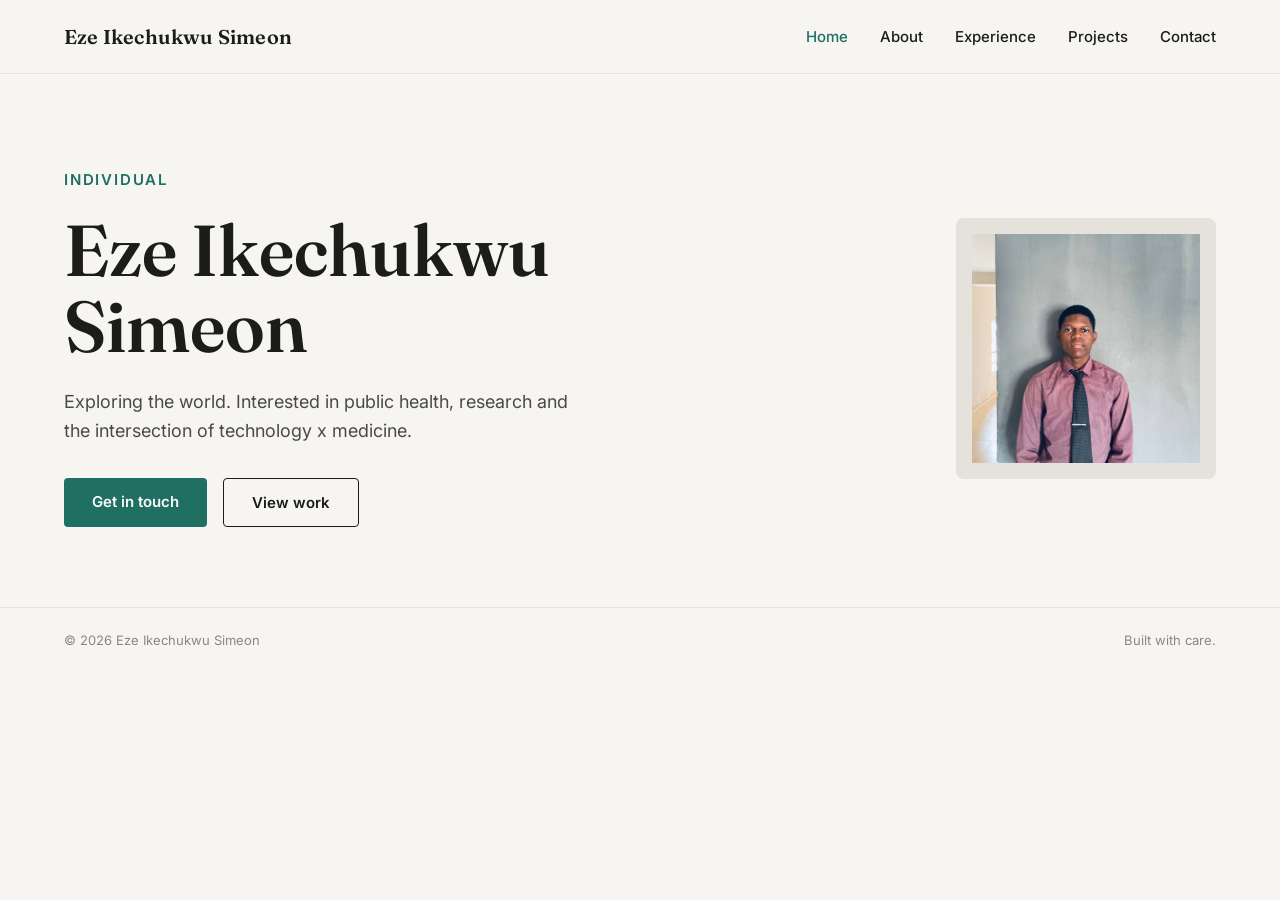
<file: index.html>
<!doctype html>
<html lang="en">
<head>
<meta charset="utf-8">
<meta name="viewport" content="width=device-width, initial-scale=1">
<title>Eze Ikechukwu Simeon — Portfolio</title>
<link rel="stylesheet" href="https://fonts.googleapis.com/css2?family=Fraunces:opsz,wght@9..144,400;9..144,600;9..144,700&family=Inter:wght@400;500;600&display=swap">
<link rel="stylesheet" href="styles.css">
</head>
<body>
<div class="wrap">

  <div class="nav">
    <div class="serif" style="font-size: 20px; font-weight: 600; letter-spacing: 0.01em;">Eze Ikechukwu Simeon</div>
    <div class="nav-links">
      <a class="navlink" href="index.html" aria-current="page">Home</a>
      <a class="navlink" href="about.html">About</a>
      <a class="navlink" href="experience.html">Experience</a>
      <a class="navlink" href="projects.html">Projects</a>
      <a class="navlink" href="contact.html">Contact</a>
    </div>
  </div>

  <div class="hero">
    <div class="hero-text">
      <div class="eyebrow">Individual</div>
      <h1 class="serif">Eze Ikechukwu<br>Simeon</h1>
      <p class="lede">Exploring the world. Interested in public health, research and the intersection of technology x medicine.</p>
      <div class="cta-row">
        <a href="contact.html" class="btn-primary">Get in touch</a>
        <a href="projects.html" class="btn-outline">View work</a>
      </div>
    </div>
    <img class="photo" src="photo.png" alt="Eze Ikechukwu Simeon" style="object-fit: cover;">
  </div>

  <div class="footer">
    <div>&copy; 2026 Eze Ikechukwu Simeon</div>
    <div>Built with care.</div>
  </div>

</div>
</body>
</html>
</file>
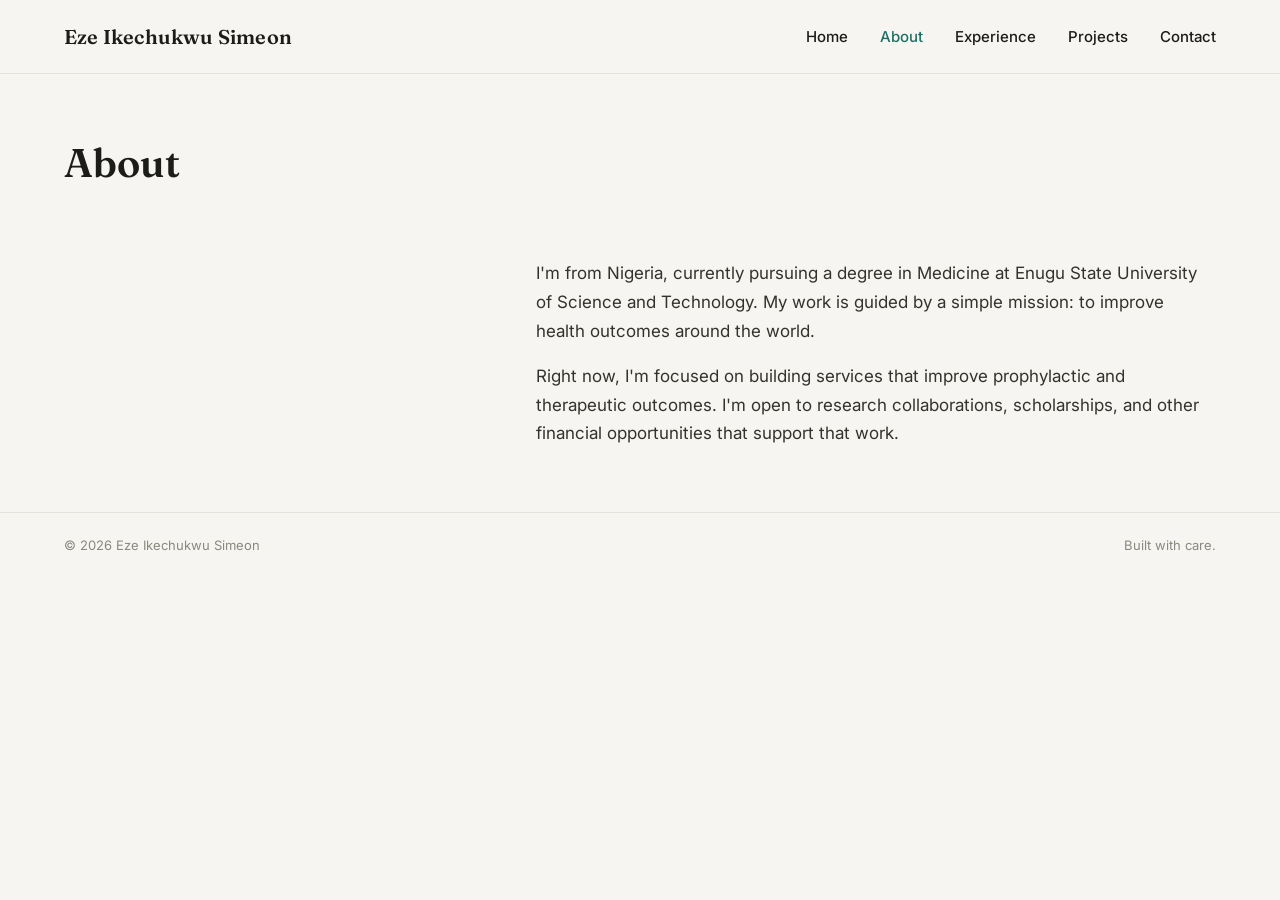
<file: about.html>
<!doctype html>
<html lang="en">
<head>
<meta charset="utf-8">
<meta name="viewport" content="width=device-width, initial-scale=1">
<title>About — Eze Ikechukwu Simeon</title>
<link rel="stylesheet" href="https://fonts.googleapis.com/css2?family=Fraunces:opsz,wght@9..144,400;9..144,600;9..144,700&family=Inter:wght@400;500;600&display=swap">
<link rel="stylesheet" href="styles.css">
</head>
<body>
<div class="wrap">

  <div class="nav">
    <div class="serif" style="font-size: 20px; font-weight: 600; letter-spacing: 0.01em;">Eze Ikechukwu Simeon</div>
    <div class="nav-links">
      <a class="navlink" href="index.html">Home</a>
      <a class="navlink" href="about.html" aria-current="page">About</a>
      <a class="navlink" href="experience.html">Experience</a>
      <a class="navlink" href="projects.html">Projects</a>
      <a class="navlink" href="contact.html">Contact</a>
    </div>
  </div>

  <div class="page-header">
    <div class="serif">About</div>
  </div>

  <div class="section" style="border-top: none;">
    <div class="section-label"></div>
    <div class="section-body">
      <p>I'm from Nigeria, currently pursuing a degree in Medicine at Enugu State University of Science and Technology. My work is guided by a simple mission: to improve health outcomes around the world.</p>
      <p>Right now, I'm focused on building services that improve prophylactic and therapeutic outcomes. I'm open to research collaborations, scholarships, and other financial opportunities that support that work.</p>
    </div>
  </div>

  <div class="footer">
    <div>&copy; 2026 Eze Ikechukwu Simeon</div>
    <div>Built with care.</div>
  </div>

</div>
</body>
</html>
</file>
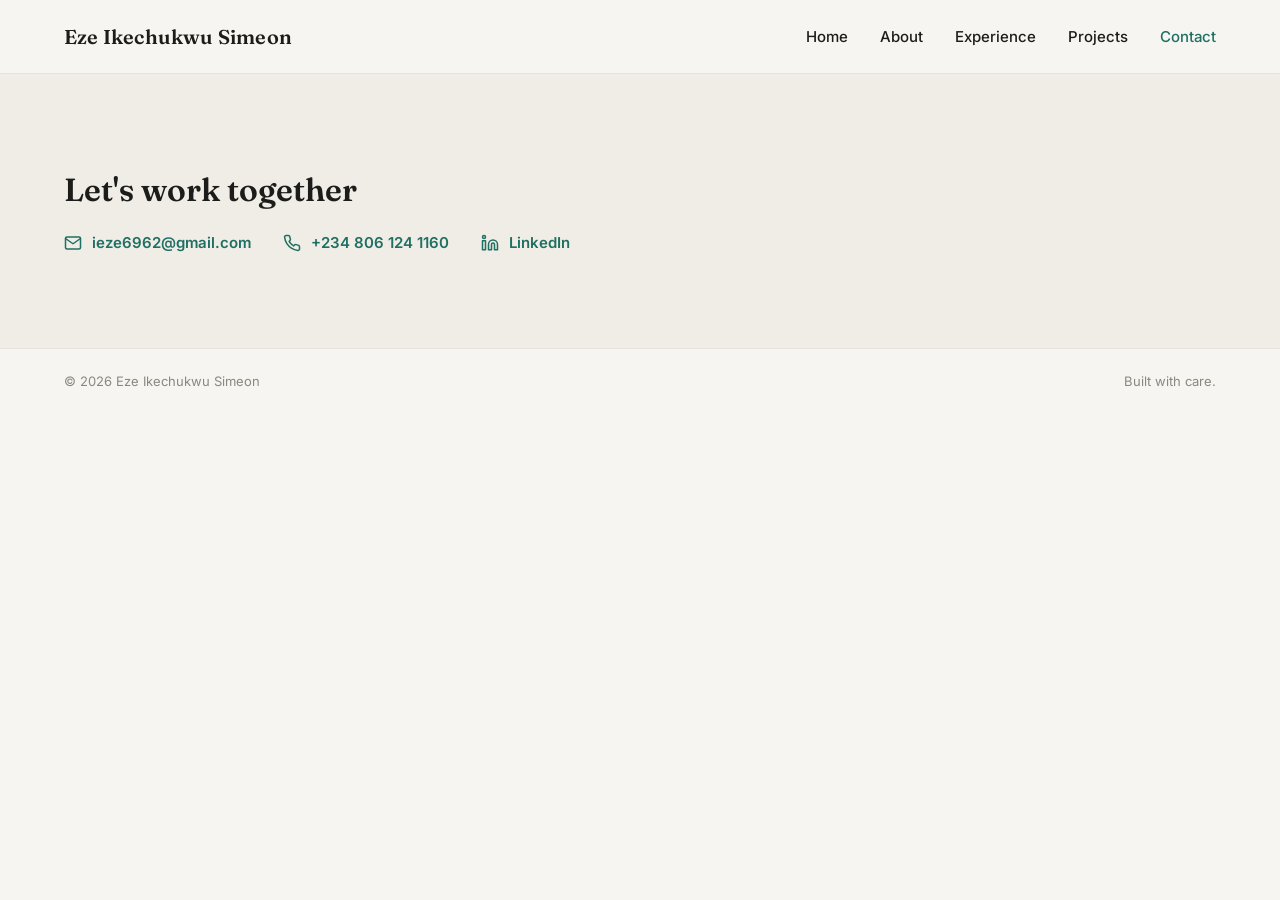
<file: contact.html>
<!doctype html>
<html lang="en">
<head>
<meta charset="utf-8">
<meta name="viewport" content="width=device-width, initial-scale=1">
<title>Contact — Eze Ikechukwu Simeon</title>
<link rel="stylesheet" href="https://fonts.googleapis.com/css2?family=Fraunces:opsz,wght@9..144,400;9..144,600;9..144,700&family=Inter:wght@400;500;600&display=swap">
<link rel="stylesheet" href="styles.css">
</head>
<body>
<div class="wrap">

  <div class="nav">
    <div class="serif" style="font-size: 20px; font-weight: 600; letter-spacing: 0.01em;">Eze Ikechukwu Simeon</div>
    <div class="nav-links">
      <a class="navlink" href="index.html">Home</a>
      <a class="navlink" href="about.html">About</a>
      <a class="navlink" href="experience.html">Experience</a>
      <a class="navlink" href="projects.html">Projects</a>
      <a class="navlink" href="contact.html" aria-current="page">Contact</a>
    </div>
  </div>

  <div class="contact">
    <div class="serif contact-title">Let's work together</div>
    <div class="contact-links">
      <a href="mailto:ieze6962@gmail.com">
        <svg width="18" height="18" viewBox="0 0 24 24" fill="none" stroke="currentColor" stroke-width="2" stroke-linecap="round" stroke-linejoin="round" aria-hidden="true"><rect x="2" y="4" width="20" height="16" rx="2"></rect><path d="m2 6 10 7 10-7"></path></svg>
        ieze6962@gmail.com
      </a>
      <a href="tel:+2348061241160">
        <svg width="18" height="18" viewBox="0 0 24 24" fill="none" stroke="currentColor" stroke-width="2" stroke-linecap="round" stroke-linejoin="round" aria-hidden="true"><path d="M22 16.92v3a2 2 0 0 1-2.18 2 19.79 19.79 0 0 1-8.63-3.07 19.5 19.5 0 0 1-6-6 19.79 19.79 0 0 1-3.07-8.67A2 2 0 0 1 4.11 2h3a2 2 0 0 1 2 1.72c.127.96.361 1.903.7 2.81a2 2 0 0 1-.45 2.11L8.09 9.91a16 16 0 0 0 6 6l1.27-1.27a2 2 0 0 1 2.11-.45c.907.339 1.85.573 2.81.7A2 2 0 0 1 22 16.92z"></path></svg>
        +234 806 124 1160
      </a>
      <a href="https://www.linkedin.com/in/ikechukwu-eze-6a17403a6" target="_blank" rel="noopener">
        <svg width="18" height="18" viewBox="0 0 24 24" fill="none" stroke="currentColor" stroke-width="2" stroke-linecap="round" stroke-linejoin="round" aria-hidden="true"><path d="M16 8a6 6 0 0 1 6 6v7h-4v-7a2 2 0 0 0-2-2 2 2 0 0 0-2 2v7h-4v-7a6 6 0 0 1 6-6z"></path><rect x="2" y="9" width="4" height="12"></rect><circle cx="4" cy="4" r="2"></circle></svg>
        LinkedIn
      </a>
    </div>
  </div>

  <div class="footer">
    <div>&copy; 2026 Eze Ikechukwu Simeon</div>
    <div>Built with care.</div>
  </div>

</div>
</body>
</html>
</file>
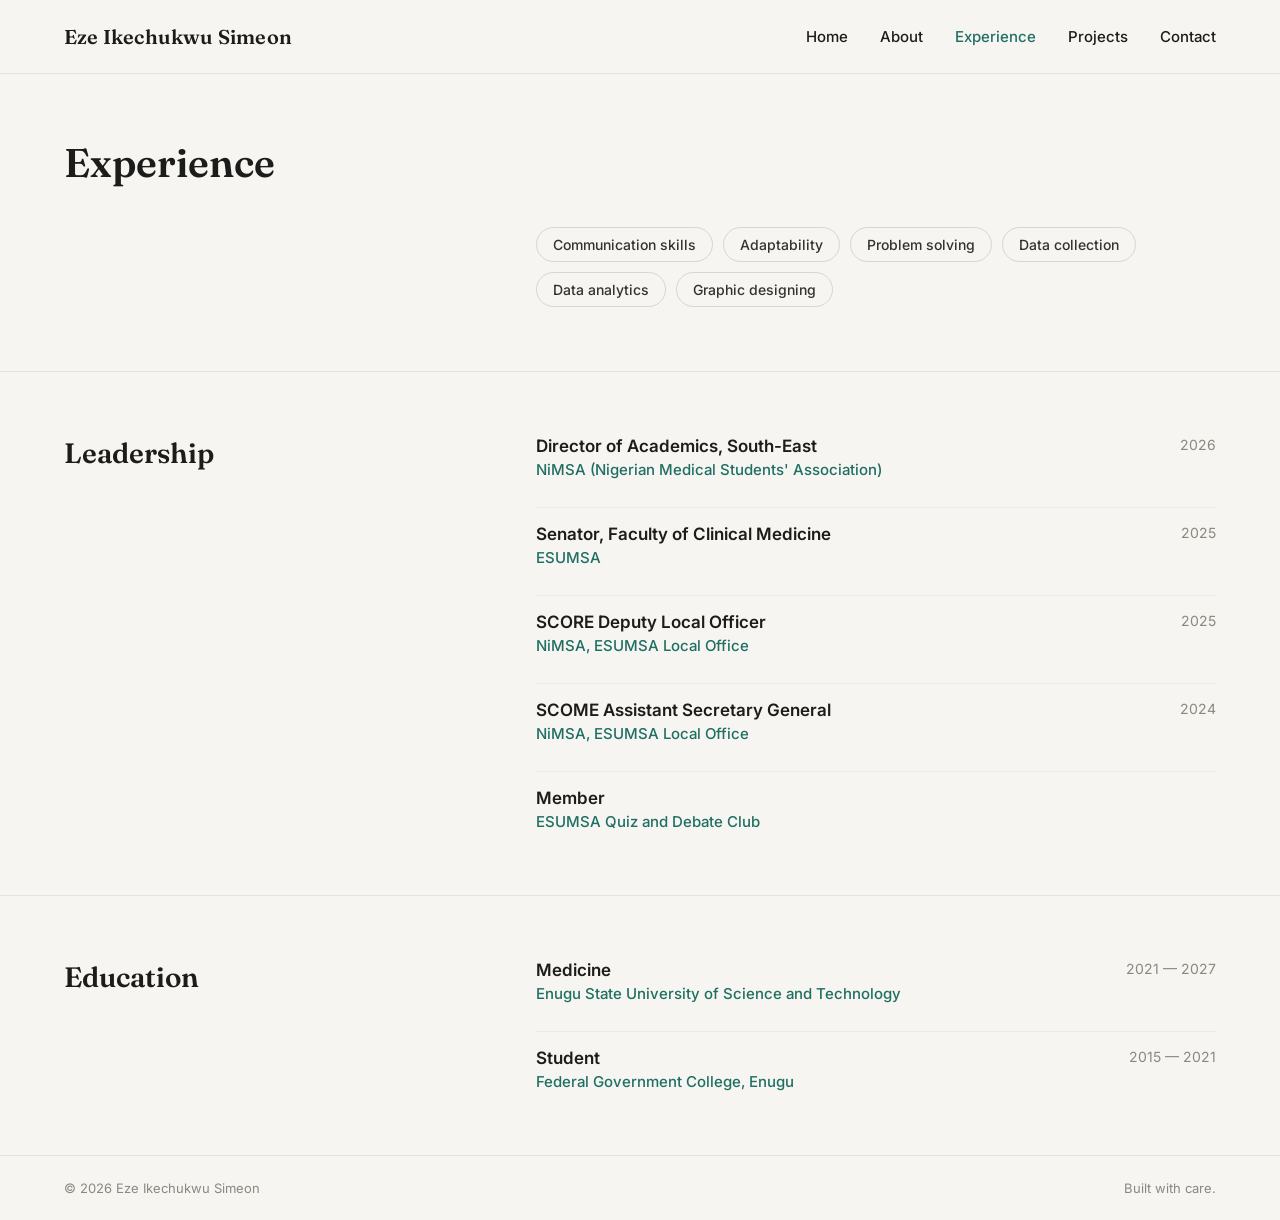
<file: experience.html>
<!doctype html>
<html lang="en">
<head>
<meta charset="utf-8">
<meta name="viewport" content="width=device-width, initial-scale=1">
<title>Experience — Eze Ikechukwu Simeon</title>
<link rel="stylesheet" href="https://fonts.googleapis.com/css2?family=Fraunces:opsz,wght@9..144,400;9..144,600;9..144,700&family=Inter:wght@400;500;600&display=swap">
<link rel="stylesheet" href="styles.css">
</head>
<body>
<div class="wrap">

  <div class="nav">
    <div class="serif" style="font-size: 20px; font-weight: 600; letter-spacing: 0.01em;">Eze Ikechukwu Simeon</div>
    <div class="nav-links">
      <a class="navlink" href="index.html">Home</a>
      <a class="navlink" href="about.html">About</a>
      <a class="navlink" href="experience.html" aria-current="page">Experience</a>
      <a class="navlink" href="projects.html">Projects</a>
      <a class="navlink" href="contact.html">Contact</a>
    </div>
  </div>

  <div class="page-header">
    <div class="serif">Experience</div>
  </div>

  <div class="skills-row" style="padding-top: 32px;">
    <div class="skills-spacer"></div>
    <div class="skills-list">
      <div class="skill-pill">Communication skills</div>
      <div class="skill-pill">Adaptability</div>
      <div class="skill-pill">Problem solving</div>
      <div class="skill-pill">Data collection</div>
      <div class="skill-pill">Data analytics</div>
      <div class="skill-pill">Graphic designing</div>
    </div>
  </div>

  <div class="section">
    <div class="section-label"><div class="serif">Leadership</div></div>
    <div class="section-body">
      <div class="role">
        <div class="role-top"><div class="role-title">Director of Academics, South-East</div><div class="role-period">2026</div></div>
        <div class="role-org">NiMSA (Nigerian Medical Students' Association)</div>
      </div>
      <div class="role">
        <div class="role-top"><div class="role-title">Senator, Faculty of Clinical Medicine</div><div class="role-period">2025</div></div>
        <div class="role-org">ESUMSA</div>
      </div>
      <div class="role">
        <div class="role-top"><div class="role-title">SCORE Deputy Local Officer</div><div class="role-period">2025</div></div>
        <div class="role-org">NiMSA, ESUMSA Local Office</div>
      </div>
      <div class="role">
        <div class="role-top"><div class="role-title">SCOME Assistant Secretary General</div><div class="role-period">2024</div></div>
        <div class="role-org">NiMSA, ESUMSA Local Office</div>
      </div>
      <div class="role">
        <div class="role-top"><div class="role-title">Member</div><div class="role-period"></div></div>
        <div class="role-org">ESUMSA Quiz and Debate Club</div>
      </div>
    </div>
  </div>

  <div class="section">
    <div class="section-label"><div class="serif">Education</div></div>
    <div class="section-body">
      <div class="role">
        <div class="role-top"><div class="role-title">Medicine</div><div class="role-period">2021 — 2027</div></div>
        <div class="role-org">Enugu State University of Science and Technology</div>
      </div>
      <div class="role">
        <div class="role-top"><div class="role-title">Student</div><div class="role-period">2015 — 2021</div></div>
        <div class="role-org">Federal Government College, Enugu</div>
      </div>
    </div>
  </div>

  <div class="footer">
    <div>&copy; 2026 Eze Ikechukwu Simeon</div>
    <div>Built with care.</div>
  </div>

</div>
</body>
</html>
</file>
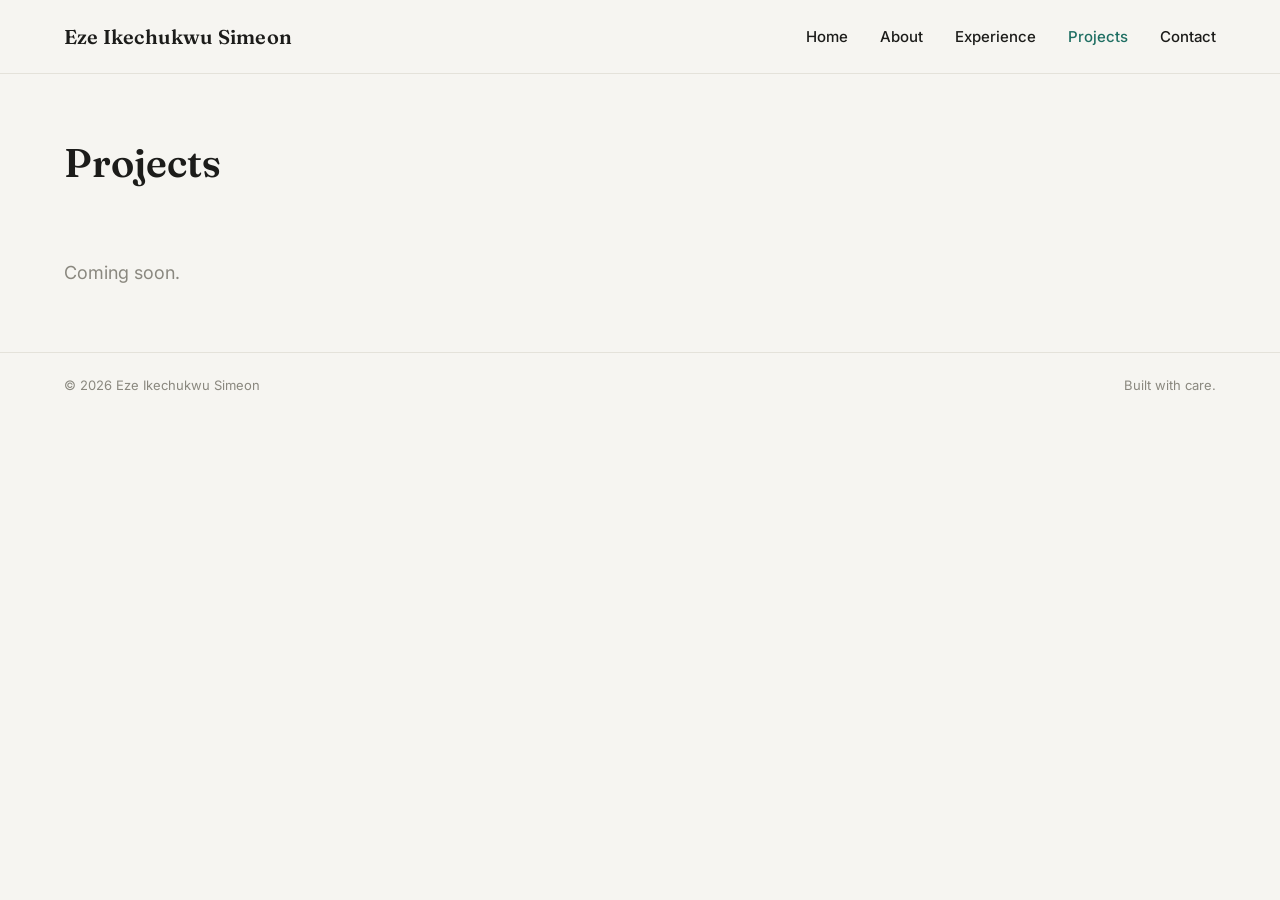
<file: projects.html>
<!doctype html>
<html lang="en">
<head>
<meta charset="utf-8">
<meta name="viewport" content="width=device-width, initial-scale=1">
<title>Projects — Eze Ikechukwu Simeon</title>
<link rel="stylesheet" href="https://fonts.googleapis.com/css2?family=Fraunces:opsz,wght@9..144,400;9..144,600;9..144,700&family=Inter:wght@400;500;600&display=swap">
<link rel="stylesheet" href="styles.css">
</head>
<body>
<div class="wrap">

  <div class="nav">
    <div class="serif" style="font-size: 20px; font-weight: 600; letter-spacing: 0.01em;">Eze Ikechukwu Simeon</div>
    <div class="nav-links">
      <a class="navlink" href="index.html">Home</a>
      <a class="navlink" href="about.html">About</a>
      <a class="navlink" href="experience.html">Experience</a>
      <a class="navlink" href="projects.html" aria-current="page">Projects</a>
      <a class="navlink" href="contact.html">Contact</a>
    </div>
  </div>

  <div class="page-header">
    <div class="serif">Projects</div>
  </div>

  <div class="projects">
    <p class="lede" style="color: #8A887F;">Coming soon.</p>
  </div>

  <div class="footer">
    <div>&copy; 2026 Eze Ikechukwu Simeon</div>
    <div>Built with care.</div>
  </div>

</div>
</body>
</html>
</file>
<file: styles.css>
:root { --accent: #1F6F63; }
* { box-sizing: border-box; }
body { margin: 0; font-family: 'Inter', system-ui, sans-serif; background: #F6F5F1; color: #1C1C1A; }
a { color: #1C1C1A; text-decoration: none; }
a:hover { color: var(--accent); }
.serif { font-family: 'Fraunces', serif; }
.wrap { width: 100%; max-width: 1440px; margin: 0 auto; }
.navlink:hover { color: var(--accent); }
.navlink[aria-current="page"] { color: var(--accent); }
.nav { display: flex; align-items: center; justify-content: space-between; padding: 24px 64px; flex-wrap: wrap; gap: 16px; border-bottom: 1px solid #E4E2DA; }
.nav-links { display: flex; gap: 32px; font-size: 15px; font-weight: 500; flex-wrap: wrap; }
.hero { display: flex; align-items: center; gap: 48px; flex-wrap: wrap; padding: 96px 64px 80px; }
.hero-text { flex: 999 1 480px; min-width: 0; display: flex; flex-direction: column; gap: 24px; }
.eyebrow { font-size: 15px; font-weight: 600; color: var(--accent); text-transform: uppercase; letter-spacing: 0.12em; }
h1 { font-size: clamp(40px, 6vw, 72px); line-height: 1.05; font-weight: 600; margin: 0; }
.lede { font-size: 18px; line-height: 1.6; color: #4A4A45; max-width: 520px; margin: 0; }
.cta-row { display: flex; gap: 16px; flex-wrap: wrap; margin-top: 8px; }
.btn-primary { background: var(--accent); color: #FAFAF8; padding: 14px 28px; border-radius: 4px; font-weight: 600; font-size: 15px; }
.btn-primary:hover { color: #FAFAF8; opacity: 0.9; }
.btn-outline { border: 1px solid #1C1C1A; padding: 14px 28px; border-radius: 4px; font-weight: 600; font-size: 15px; }
.photo { flex: 1 1 260px; min-width: 220px; max-width: 320px; aspect-ratio: 1; border-radius: 8px; background: #E4E2DA; display: flex; align-items: center; justify-content: center; color: #8A887F; font-size: 14px; text-align: center; padding: 16px; }
.page-header { padding: 64px 64px 0; }
.page-header .serif { font-size: 40px; font-weight: 600; margin: 0 0 8px; }
.page-header .lede { max-width: 640px; }
.section { padding: 64px; border-top: 1px solid #E4E2DA; display: flex; gap: 64px; flex-wrap: wrap; }
.section:first-of-type { border-top: none; }
.section-label { flex: 1 1 200px; min-width: 160px; }
.section-label .serif { font-size: 28px; font-weight: 600; }
.section-body { flex: 999 1 420px; min-width: 0; display: flex; flex-direction: column; gap: 16px; max-width: 680px; }
.section-body p { font-size: 17px; line-height: 1.7; color: #33332E; margin: 0; }
.skills-row { padding: 0 64px 64px; display: flex; gap: 64px; flex-wrap: wrap; }
.skills-spacer { flex: 1 1 200px; min-width: 160px; }
.skills-list { flex: 999 1 420px; min-width: 0; display: flex; flex-wrap: wrap; gap: 10px; max-width: 680px; }
.skill-pill { padding: 8px 16px; border: 1px solid #D8D6CC; border-radius: 999px; font-size: 14px; font-weight: 500; color: #33332E; }
.role { display: flex; flex-direction: column; gap: 4px; padding-bottom: 28px; border-bottom: 1px solid #ECEAE2; }
.role:last-child { border-bottom: none; padding-bottom: 0; }
.role-top { display: flex; justify-content: space-between; flex-wrap: wrap; gap: 8px; }
.role-title { font-size: 17px; font-weight: 600; }
.role-period { font-size: 14px; color: #8A887F; }
.role-org { font-size: 15px; font-weight: 500; color: var(--accent); }
.role-desc { font-size: 15px; line-height: 1.6; color: #4A4A45; margin: 6px 0 0; }
.projects { padding: 64px; }
.projects-title { font-size: 28px; font-weight: 600; margin-bottom: 40px; }
.projects-grid { display: grid; grid-template-columns: repeat(3, minmax(0, 1fr)); gap: 24px; }
@media (max-width: 860px) { .projects-grid { grid-template-columns: 1fr; } }
.project-card { display: flex; flex-direction: column; gap: 12px; border: 1px solid #E4E2DA; border-radius: 8px; padding: 24px; background: #FBFAF7; }
.project-image { width: 100%; aspect-ratio: 16/10; border-radius: 4px; background: #E4E2DA; display: flex; align-items: center; justify-content: center; color: #8A887F; font-size: 13px; }
.project-title { font-size: 17px; font-weight: 600; }
.project-desc { font-size: 14px; line-height: 1.6; color: #4A4A45; margin: 0; flex-grow: 1; }
.project-link { font-size: 14px; font-weight: 600; color: var(--accent); }
.contact { padding: 96px 64px; background: #EFEDE5; display: flex; flex-direction: column; align-items: flex-start; gap: 24px; }
.contact-title { font-size: 32px; font-weight: 600; }
.contact-lede { font-size: 16px; line-height: 1.6; color: #4A4A45; max-width: 480px; margin: 0; }
.contact-links { display: flex; gap: 32px; flex-wrap: wrap; font-size: 15px; font-weight: 600; }
.contact-links a { color: var(--accent); display: inline-flex; align-items: center; gap: 10px; }
.footer { padding: 24px 64px; display: flex; justify-content: space-between; flex-wrap: wrap; gap: 8px; font-size: 13px; color: #8A887F; border-top: 1px solid #E4E2DA; }
</file>
